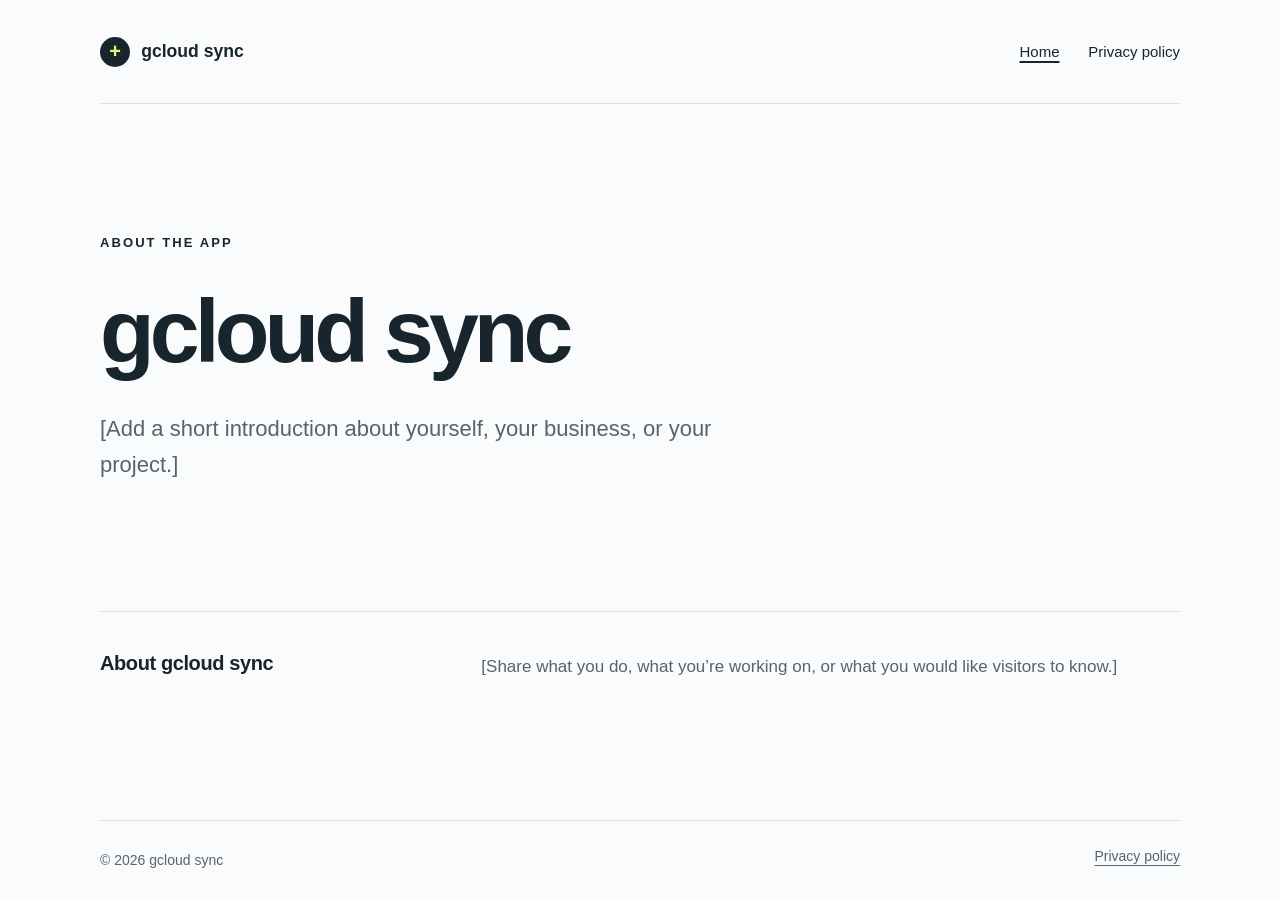
<file: index.html>
<!doctype html>
<html lang="en">
<head>
  <meta charset="utf-8">
  <meta name="viewport" content="width=device-width, initial-scale=1">
  <meta name="robots" content="index, follow">
  <!-- Replace the bracketed placeholders with your own details. -->
  <title>gcloud sync</title>
  <meta name="description" content="Welcome to gcloud sync.">
  <link rel="icon" type="image/svg+xml" href="data:image/svg+xml,%3Csvg xmlns='http://www.w3.org/2000/svg' viewBox='0 0 32 32'%3E%3Crect width='32' height='32' rx='16' fill='%2318252d'/%3E%3Cpath d='M9 16h14M16 9v14' stroke='%23dcf880' stroke-width='3'/%3E%3C/svg%3E">
  <link rel="stylesheet" href="./styles.css">
</head>
<body>
  <a class="skip-link" href="#main">Skip to content</a>
  <header class="site-header wrap">
    <a class="brand" href="./index.html"><span class="brand-mark" aria-hidden="true">+</span>gcloud sync</a>
    <nav aria-label="Main navigation">
      <a href="./index.html" aria-current="page">Home</a>
      <a href="./privacy.html">Privacy policy</a>
    </nav>
  </header>
  <main id="main" class="wrap">
    <section class="hero" aria-labelledby="welcome">
      <p class="eyebrow">About the app</p>
      <h1 id="welcome">gcloud sync</h1>
      <p class="lead">[Add a short introduction about yourself, your business, or your project.]</p>
    </section>
    <section class="about" aria-labelledby="about-title">
      <h2 id="about-title">About gcloud sync</h2>
      <p>[Share what you do, what you’re working on, or what you would like visitors to know.]</p>
    </section>
  </main>
  <footer class="site-footer wrap">
    <p>© 2026 gcloud sync</p>
    <a href="./privacy.html">Privacy policy</a>
  </footer>
</body>
</html>
</file>
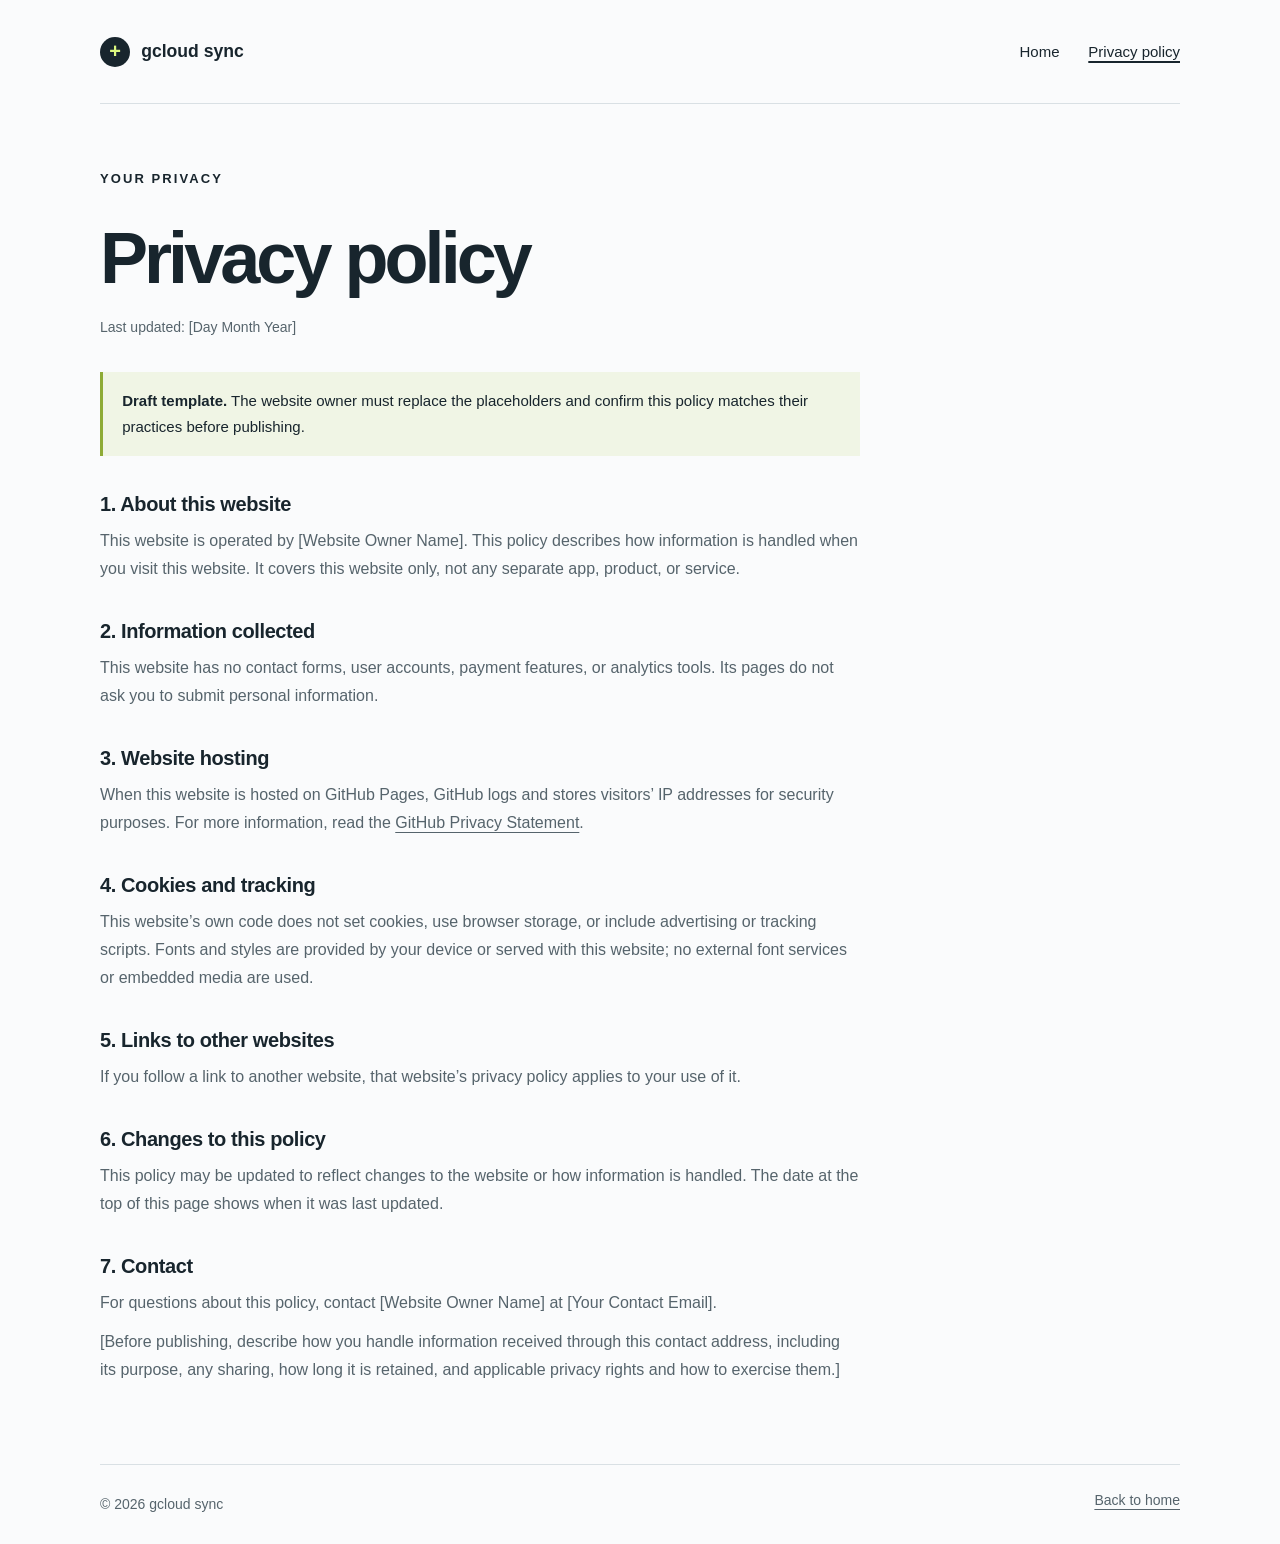
<file: privacy.html>
<!doctype html>
<html lang="en">
<head>
  <meta charset="utf-8">
  <meta name="viewport" content="width=device-width, initial-scale=1">
  <meta name="robots" content="index, follow">
  <title>Privacy policy — gcloud sync</title>
  <meta name="description" content="How gcloud sync's website handles visitor information.">
  <link rel="icon" type="image/svg+xml" href="data:image/svg+xml,%3Csvg xmlns='http://www.w3.org/2000/svg' viewBox='0 0 32 32'%3E%3Crect width='32' height='32' rx='16' fill='%2318252d'/%3E%3Cpath d='M9 16h14M16 9v14' stroke='%23dcf880' stroke-width='3'/%3E%3C/svg%3E">
  <link rel="stylesheet" href="./styles.css">
</head>
<body>
  <a class="skip-link" href="#main">Skip to content</a>
  <header class="site-header wrap">
    <a class="brand" href="./index.html"><span class="brand-mark" aria-hidden="true">+</span>gcloud sync</a>
    <nav aria-label="Main navigation">
      <a href="./index.html">Home</a>
      <a href="./privacy.html" aria-current="page">Privacy policy</a>
    </nav>
  </header>
  <main id="main" class="wrap">
    <article class="policy">
      <p class="eyebrow">Your privacy</p>
      <h1>Privacy policy</h1>
      <p class="updated">Last updated: [Day Month Year]</p>
      <!-- Remove this notice after you have reviewed and completed the policy. -->
      <aside class="notice" aria-label="Template notice"><p><strong>Draft template.</strong> The website owner must replace the placeholders and confirm this policy matches their practices before publishing.</p></aside>
      <section aria-labelledby="who">
        <h2 id="who">1. About this website</h2>
        <p>This website is operated by [Website Owner Name]. This policy describes how information is handled when you visit this website. It covers this website only, not any separate app, product, or service.</p>
      </section>
      <section aria-labelledby="collection">
        <h2 id="collection">2. Information collected</h2>
        <p>This website has no contact forms, user accounts, payment features, or analytics tools. Its pages do not ask you to submit personal information.</p>
      </section>
      <section aria-labelledby="hosting">
        <h2 id="hosting">3. Website hosting</h2>
        <p>When this website is hosted on GitHub Pages, GitHub logs and stores visitors’ IP addresses for security purposes. For more information, read the <a href="https://docs.github.com/en/site-policy/privacy-policies/github-general-privacy-statement">GitHub Privacy Statement</a>.</p>
      </section>
      <section aria-labelledby="cookies">
        <h2 id="cookies">4. Cookies and tracking</h2>
        <p>This website’s own code does not set cookies, use browser storage, or include advertising or tracking scripts. Fonts and styles are provided by your device or served with this website; no external font services or embedded media are used.</p>
      </section>
      <section aria-labelledby="links">
        <h2 id="links">5. Links to other websites</h2>
        <p>If you follow a link to another website, that website’s privacy policy applies to your use of it.</p>
      </section>
      <section aria-labelledby="changes">
        <h2 id="changes">6. Changes to this policy</h2>
        <p>This policy may be updated to reflect changes to the website or how information is handled. The date at the top of this page shows when it was last updated.</p>
      </section>
      <section aria-labelledby="contact">
        <h2 id="contact">7. Contact</h2>
        <p>For questions about this policy, contact [Website Owner Name] at [Your Contact Email].</p>
        <p>[Before publishing, describe how you handle information received through this contact address, including its purpose, any sharing, how long it is retained, and applicable privacy rights and how to exercise them.]</p>
      </section>
    </article>
  </main>
  <footer class="site-footer wrap">
    <p>© 2026 gcloud sync</p>
    <a href="./index.html">Back to home</a>
  </footer>
</body>
</html>
</file>
<file: styles.css>
:root {
  color-scheme: light;
  --ink: #18252d;
  --muted: #56646c;
  --paper: #fafbfc;
  --line: #d9e0e4;
  --accent: #dcf880;
  font-family: -apple-system, BlinkMacSystemFont, "Segoe UI", sans-serif;
  color: var(--ink);
  background: var(--paper);
}
* { box-sizing: border-box; }
body { margin: 0; min-height: 100svh; display: flex; flex-direction: column; }
a { color: inherit; text-underline-offset: .25em; }
a:hover { text-decoration-thickness: 2px; }
a:focus-visible { outline: 3px solid #577700; outline-offset: 6px; border-radius: 2px; }
.wrap { width: min(100% - 3rem, 1080px); margin-inline: auto; }
.skip-link { position: absolute; left: 1rem; top: -5rem; padding: .8rem; background: var(--accent); z-index: 2; }
.skip-link:focus { top: 1rem; }
.site-header { min-height: 104px; display: flex; align-items: center; justify-content: space-between; gap: 2rem; border-bottom: 1px solid var(--line); }
.brand { display: inline-flex; align-items: center; gap: .7rem; font-size: 1.1rem; font-weight: 700; text-decoration: none; }
.brand-mark { display: grid; place-items: center; width: 30px; height: 30px; background: var(--ink); color: var(--accent); border-radius: 50%; font-size: 1.25rem; }
nav { display: flex; align-items: center; gap: 1.8rem; font-size: .9375rem; }
nav a { text-decoration: none; padding-block: .5rem; }
nav a[aria-current="page"] { text-decoration: underline; text-decoration-thickness: 2px; }
main { flex: 1; }
.hero { padding-block: clamp(4rem, 10vw, 8rem); max-width: 880px; }
.eyebrow { text-transform: uppercase; letter-spacing: .16em; font-size: .8125rem; font-weight: 650; margin: 0 0 1.8rem; }
h1 { font-size: clamp(3rem, 7vw, 5.8rem); letter-spacing: -.055em; line-height: 1.06; font-weight: 600; margin: 0 0 2rem; }
h1 span { display: block; color: var(--muted); }
.lead { max-width: 620px; font-size: clamp(1.125rem, 2vw, 1.375rem); line-height: 1.65; color: var(--muted); margin: 0; }
.about { display: grid; grid-template-columns: 1fr 2fr; gap: 2rem; padding-block: 2.5rem 4rem; border-top: 1px solid var(--line); }
h2 { margin: 0; font-size: 1.25rem; letter-spacing: -.02em; }
p { line-height: 1.75; }
.about p { margin: 0; max-width: 640px; font-size: 1.0625rem; color: var(--muted); }
.site-footer { display: flex; flex-wrap: wrap; justify-content: space-between; gap: 1rem; padding-block: 1.7rem; border-top: 1px solid var(--line); color: var(--muted); font-size: .875rem; }
.site-footer p { margin: 0; }
.policy { max-width: 760px; padding-block: 4rem 5rem; }
.policy h1 { font-size: clamp(2.6rem, 6vw, 4.5rem); margin-bottom: 1.2rem; }
.policy .updated { font-size: .875rem; color: var(--muted); margin-bottom: 2rem; }
.notice { border-left: 3px solid #8eab36; background: #f0f5e5; padding: 1rem 1.2rem; font-size: .9375rem; }
.notice p { margin: 0; }
.policy section { margin-top: 2.3rem; }
.policy section h2 { font-size: 1.25rem; }
.policy section p { margin: .7rem 0 0; color: var(--muted); }
.policy a { overflow-wrap: anywhere; }
@media (max-width: 600px) {
  .wrap { width: min(100% - 2rem, 1080px); }
  .site-header { min-height: 90px; gap: 1rem; flex-wrap: wrap; padding-block: 1.25rem; }
  nav { gap: 1rem; font-size: .875rem; }
  .hero { padding-block: 4rem; }
  .about { grid-template-columns: 1fr; gap: 1rem; }
  .policy { padding-block: 3rem; }
}
@media (prefers-reduced-motion: no-preference) { a { transition: color .15s ease; } }
@media print { .site-header, .site-footer, .skip-link { display: none; } .policy { max-width: none; padding: 0; } }
</file>
